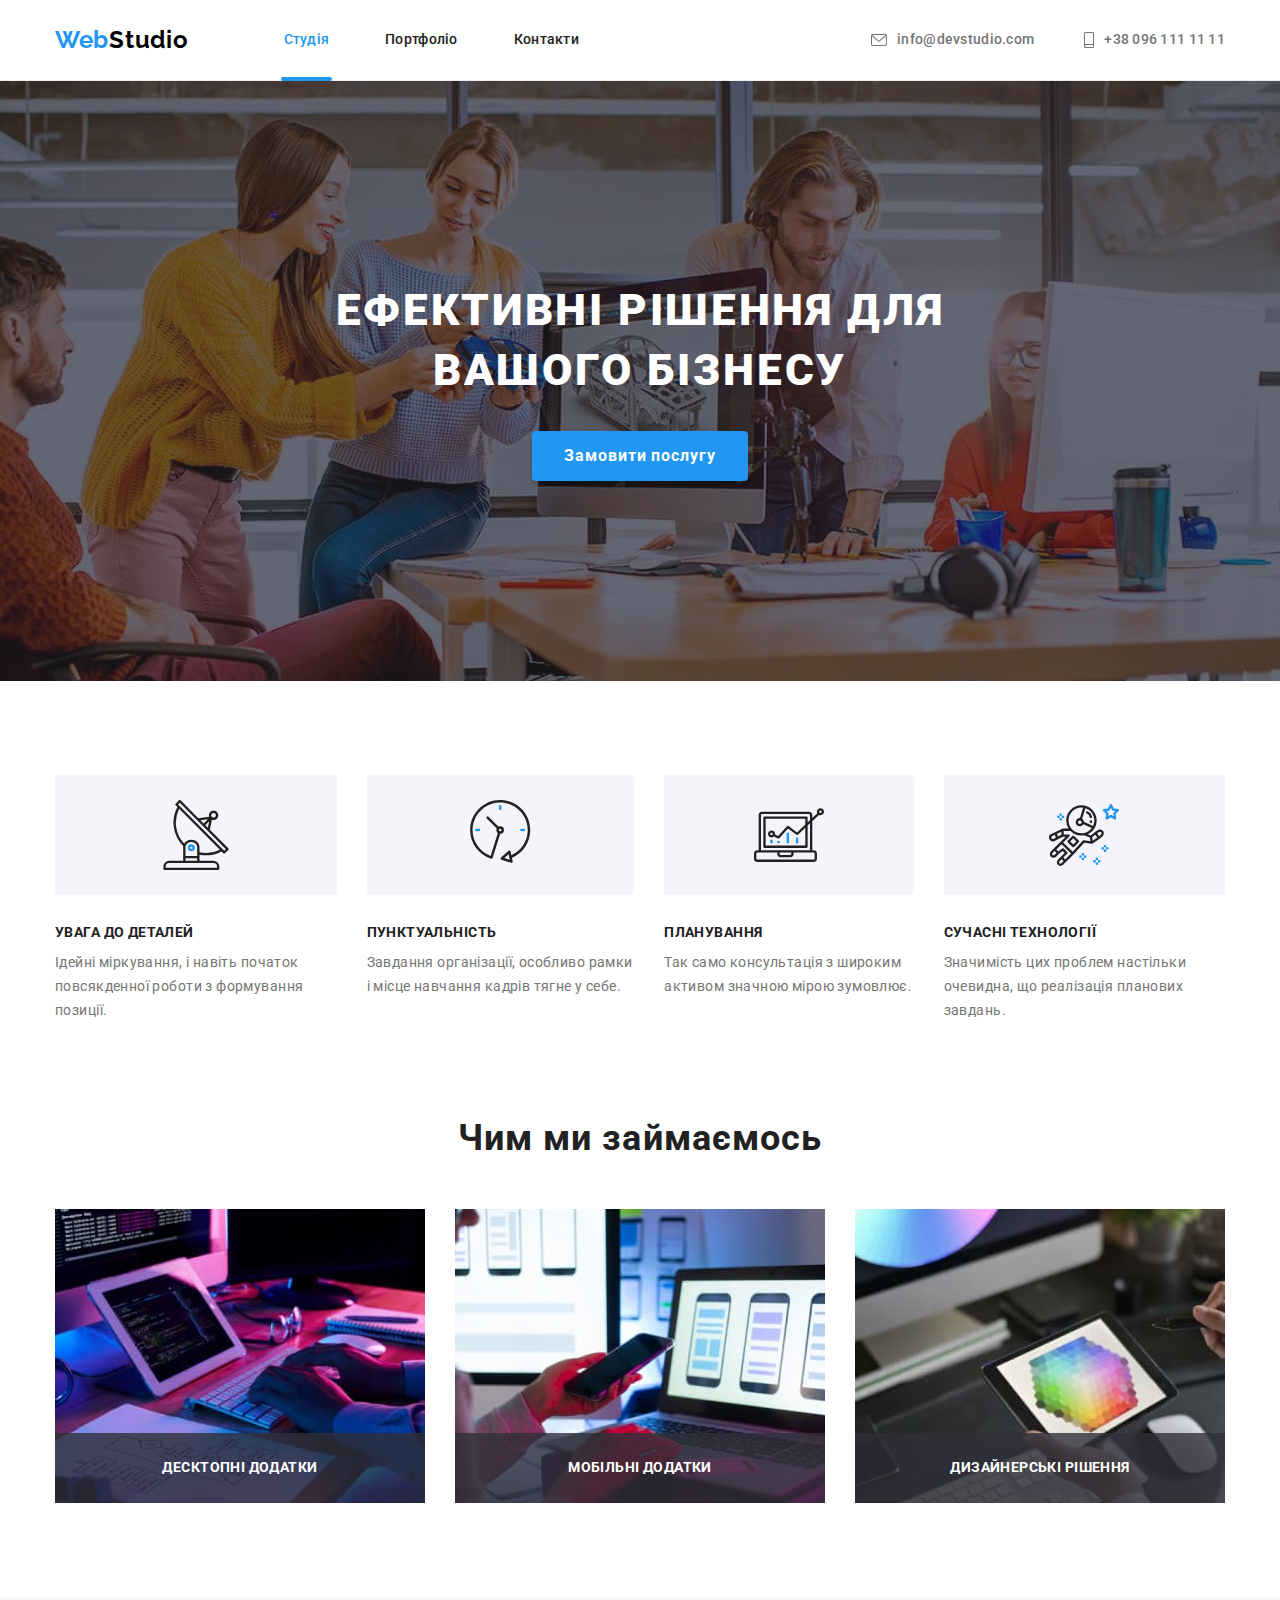
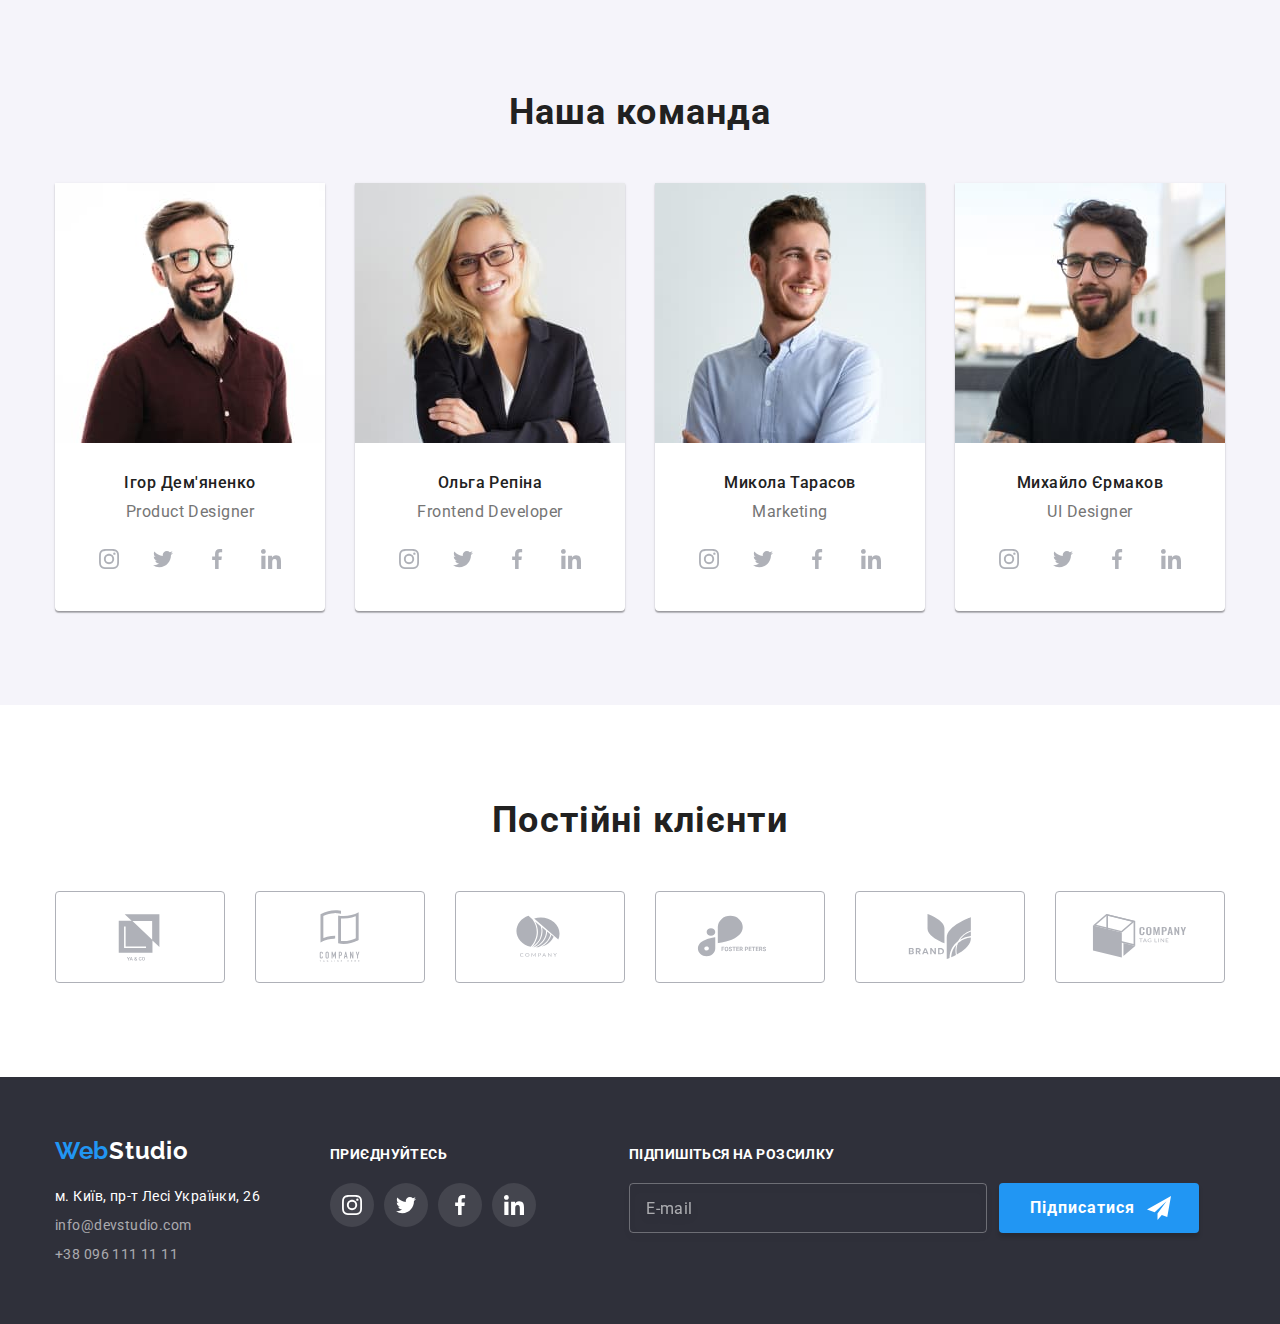
<file: index.html>
<!DOCTYPE html>
<html lang="uk">
<head>
    <meta charset="UTF-8">
    <meta http-equiv="X-UA-Compatible" content="IE=edge">
    <meta name="viewport" content="width=device-width, initial-scale=1.0">
    <title lang="en">Web Studio</title>
    <link rel="preconnect" href="https://fonts.googleapis.com">
    <link rel="preconnect" href="https://fonts.gstatic.com" crossorigin>
    <link href="https://fonts.googleapis.com/css2?family=Raleway:wght@700&family=Roboto:wght@400;500;700;900&display=swap"
        rel="stylesheet">
    <link rel="stylesheet" href="https://cdn.jsdelivr.net/npm/modern-normalize@1.1.0/modern-normalize.min.css">
    <link rel="stylesheet" href="./css/main.min.css" />
</head>

<body>
    <header class="page-header">
        <div class="container page-header__container">
            <a class="logo logo__page-header link" href="./index.html">
                Web<span class="logo__part-dark">Studio</span>
            </a>
    
            <nav class="page-nav">
                <ul class="menu list">
                    <li class="menu__item"> <a class="link menu__link menu__link_current" href="./index.html">Студія</a></li>
                    <li class="menu__item"> <a class="link menu__link"
                            href="./portfolio.html">Портфоліо</a></li>
                    <li class="menu__item"> <a class="link menu__link" href="">Контакти</a></li>
                </ul>
            </nav>

            <button type="button" class="mobile-menu-open" data-menu-open>
                <svg class="mobile-menu-open__icon" width="40" height="40">
                    <use href="./images/icons.svg#burger-icon"></use>
                </svg>
            </button>
    
            <ul class="list contacts">
                <li class="contacts__item">
                    <a class="link contacts__link" href="mailto:info@devstudio.com">
                        <svg class="contacts__icon" width="16" height="12">
                            <use href="./images/icons.svg#icon-envelope"></use>
                        </svg>
                        info@devstudio.com
                    </a>
                </li>
                <li class="contacts__item">
                    <a class="link contacts__link" href="tel:+380961111111">
                        <svg class="contacts__icon" width="10" height="16">
                            <use href="./images/icons.svg#icon-smartphone"></use>
                        </svg>
                        +38 096 111 11 11
                    </a>
                </li>
            </ul>
        </div>

        <div class="mobile-menu" data-menu>
            <div class="container mobile-menu__container">
                <button type="button" class="mobile-menu__close-btn" data-menu-close>
                    <svg class="mobile-menu__close-icon" width="40" height="40">
                        <use href="./images/icons.svg#icon-close-modal">
                        </use>
                    </svg>
                </button>
                
                <nav>
                    <ul class="mobile-menu__list list">
                        <li class="mobile-menu__item"> <a class="link mobile-menu__link mobile-menu__link_current"
                                href="./index.html">Студія</a></li>
                        <li class="mobile-menu__item"> <a class="link mobile-menu__link" href="./portfolio.html">Портфоліо</a></li>
                        <li class="mobile-menu__item"> <a class="link mobile-menu__link" href="">Контакти</a></li>
                    </ul>
                </nav>
                
                <div class="mobile-menu__wrapper">
                    <ul class="list mobile-menu__contacts">
                        <li class="mobile-menu__contacts-item">
                            <a class="link mobile-menu__tel" href="tel:+380961111111">
                                +38 096 111 11 11
                            </a>
                        </li>
                        <li class="mobile-menu__contacts-item">
                            <a class="link mobile-menu__e-mail" href="mailto:info@devstudio.com">
                                info@devstudio.com
                            </a>
                        </li>
                    </ul>
                    
                    
                    <ul class="list mobile-menu__social-list">
                        <li class="mobile-menu__social-item"><a class="link mobile-menu__social-link" href="">Instagram</a></li>
                        <li class="mobile-menu__social-item"><a class="link mobile-menu__social-link" href="">Twitter</a></li>
                        <li class="mobile-menu__social-item"><a class="link mobile-menu__social-link" href="">Facebook</a></li>
                        <li class="mobile-menu__social-item"><a class="link mobile-menu__social-link" href="">LinkedIn</a></li>
                    </ul>
                </div>
            </div>
        </div>

    </header>

    <main>
    
    <section class="hero">
        <div class="container">
            <h1 class="hero__title">Ефективні рішення для вашого бізнесу</h1>
            <button class="btn" data-modal-open type="button">Замовити послугу</button>
        </div>         
    </section>
   
    <section class="section">
        <div class="container">
            <h2 class="section__title visually-hidden">Особливості</h2>
            <ul class="list features">
                <li class="features__item">
                    <div class="features__icon-box">
                        <svg width="70" height="70">
                            <use href="./images/icons.svg#icon-antenna"></use>
                        </svg>
                    </div>
                    <h3 class="features__title">Увага до деталей</h3>
                    <p class="features__description">Ідейні міркування, і навіть початок повсякденної роботи з формування позиції.</p>
                </li>

                <li class="features__item">
                    <div class="features__icon-box">
                        <svg width="70" height="70">
                            <use href="./images/icons.svg#icon-clock"></use>
                        </svg>
                    </div>                    
                    <h3 class="features__title">Пунктуальність</h3>
                    <p class="features__description">Завдання організації, особливо рамки і місце навчання кадрів тягне у себе.</p>
                </li>

                <li class="features__item">
                    <div class="features__icon-box">
                        <svg width="70" height="70">
                            <use href="./images/icons.svg#icon-diagram"></use>
                        </svg>
                    </div>                    
                    <h3 class="features__title">Планування</h3>
                    <p class="features__description">Так само консультація з широким активом значною мірою зумовлює.</p>
                </li>

                <li class="features__item">
                    <div class="features__icon-box">
                        <svg width="70" height="70">
                            <use href="./images/icons.svg#icon-astronaut"></use>
                        </svg>
                    </div>                    
                    <h3 class="features__title">Сучасні технології</h3>
                    <p class="features__description">Значимість цих проблем настільки очевидна, що реалізація планових завдань.</p>
                </li>
            </ul>
        </div>
        
    </section>

    <section class="section section_no-padding-top hidden_section">
        <div class="container">
            <h2 class="section__title">Чим ми займаємось</h2>
            <ul class="list offers">
                <li class="offers__item">
                    <img 
                        srcset="./images/index/offers/desktop-app-370@2x.jpg 2x"
                        src="./images/index/offers/desktop-app-370.jpg" 
                        alt="робота з даними на планшеті" width=370 height="294">
                    <p class="offers__desc">Десктопні додатки</p>
                </li>
                <li class="offers__item">
                    <img 
                        srcset="./images/index/offers/mobile-app-370@2x.jpg 2x"
                        src="./images/index/offers/mobile-app-370.jpg" 
                        alt="робота за ноутбуком та смартфоном" width=370 height="294">
                    <p class="offers__desc">Мобільні додатки</p>
                </li>
                <li class="offers__item">
                    <img 
                        srcset="./images/index/offers/design-solutions-370@2x.jpg 2x"
                        src="./images/index/offers/design-solutions-370.jpg" 
                        alt="вибір кольору на екані планшета" width=370 height="294">
                    <p class="offers__desc">Дизайнерські рішення</p>
                </li>
           </ul>
        </div>
    </section>

    <section class="section section_other-bg">
        <div class="container">
            <h2 class="section__title">Наша команда</h2>
            <ul class="list team-members">
                <li class="team-members__item">
                    <picture>
                        <source media="(min-width: 1200px)" srcset="./images/index/team/1-1200.jpg 1x, ./images/index/team/1-1200@2x.jpg 2x">
                        <source media="(min-width: 768px)" srcset="./images/index/team/1-768.jpg 1x, ./images/index/team/1-768@2x.jpg 2x">
                        <source media="(max-width: 767px)" srcset="./images/index/team/1-480.jpg 1x, ./images/index/team/1-480@2x.jpg 2x">

                        <img src="./images/index/team/1-480.jpg" alt="усміхнений чоловік в окулярах та в бордовій сорочці">
                    </picture>
                    
                    <div class="team-members__desc">
                        <h3 class="team-members__title">Ігор Дем'яненко</h3>
                        <p class="team-members__text" lang="en">Product Designer</p>
                        <ul class="social-list list">
                            <li class="social-list__item">
                                <a href="" class="social-list__link">
                                    <svg width="20" height="20">
                                        <use href="./images/icons.svg#icon-instagram"></use>
                                    </svg>
                                </a>
                            </li>
                            <li class="social-list__item">
                                <a href="" class="social-list__link">
                                    <svg width="20" height="20">
                                        <use href="./images/icons.svg#icon-twitter"></use>
                                    </svg>
                                </a>
                            </li>
                            <li class="social-list__item">
                                <a href="" class="social-list__link">
                                    <svg width="20" height="20">
                                        <use href="./images/icons.svg#icon-facebook"></use>
                                    </svg>
                                </a>
                            </li>
                            <li class="social-list__item">
                                <a href="" class="social-list__link">
                                    <svg width="20" height="20">
                                        <use href="./images/icons.svg#icon-linkedin"></use>
                                    </svg>
                                </a>
                            </li>
                        </ul>
                    </div>
                </li>
                <li class="team-members__item">
                    <picture>
                        <source media="(min-width: 1200px)" srcset="./images/index/team/2-1200.jpg 1x, ./images/index/team/2-1200@2x.jpg 2x">
                        <source media="(min-width: 768px)" srcset="./images/index/team/2-768.jpg 1x, ./images/index/team/2-768@2x.jpg 2x">
                        <source media="(max-width: 767px)" srcset="./images/index/team/2-480.jpg 1x, ./images/index/team/2-480@2x.jpg 2x">
                    
                        <img src="./images/index/team/2-480.jpg" alt="усміхнена жінка з білявим волоссям в окулярах, вбрана в діловому стилі">
                    </picture>
                    
                    <div class="team-members__desc">
                        <h3 class="team-members__title">Ольга Репіна</h3>
                        <p class="team-members__text" lang="en">Frontend Developer</p>
                        <ul class="social-list list">
                            <li class="social-list__item">
                                <a href="" class="social-list__link">
                                    <svg width="20" height="20">
                                        <use href="./images/icons.svg#icon-instagram"></use>
                                    </svg>
                                </a>
                            </li>
                            <li class="social-list__item">
                                <a href="" class="social-list__link">
                                    <svg width="20" height="20">
                                        <use href="./images/icons.svg#icon-twitter"></use>
                                    </svg>
                                </a>
                            </li>
                            <li class="social-list__item">
                                <a href="" class="social-list__link">
                                    <svg width="20" height="20">
                                        <use href="./images/icons.svg#icon-facebook"></use>
                                    </svg>
                                </a>
                            </li>
                            <li class="social-list__item">
                                <a href="" class="social-list__link">
                                    <svg width="20" height="20">
                                        <use href="./images/icons.svg#icon-linkedin"></use>
                                    </svg>
                                </a>
                            </li>
                        </ul>
                    </div>

                </li>
            
                <li class="team-members__item">
                    <picture>
                        <source media="(min-width: 1200px)" srcset="./images/index/team/3-1200.jpg 1x, ./images/index/team/3-1200@2x.jpg 2x">
                        <source media="(min-width: 768px)" srcset="./images/index/team/3-768.jpg 1x, ./images/index/team/3-768@2x.jpg 2x">
                        <source media="(max-width: 767px)" srcset="./images/index/team/3-480.jpg 1x, ./images/index/team/3-480@2x.jpg 2x">
                    
                        <img src="./images/index/team/3-480.jpg" alt="усміхнений чоловік в світлій сорочці" >
                    </picture>
                    <div class="team-members__desc">
                        <h3 class="team-members__title">Микола Тарасов</h3>
                        <p class="team-members__text" lang="en">Marketing</p>
                        <ul class="social-list list">
                            <li class="social-list__item">
                                <a href="" class="social-list__link">
                                    <svg width="20" height="20">
                                        <use href="./images/icons.svg#icon-instagram"></use>
                                    </svg>
                                </a>
                            </li>
                            <li class="social-list__item">
                                <a href="" class="social-list__link">
                                    <svg width="20" height="20">
                                        <use href="./images/icons.svg#icon-twitter"></use>
                                    </svg>
                                </a>
                            </li>
                            <li class="social-list__item">
                                <a href="" class="social-list__link">
                                    <svg width="20" height="20">
                                        <use href="./images/icons.svg#icon-facebook"></use>
                                    </svg>
                                </a>
                            </li>
                            <li class="social-list__item">
                                <a href="" class="social-list__link">
                                    <svg width="20" height="20">
                                        <use href="./images/icons.svg#icon-linkedin"></use>
                                    </svg>
                                </a>
                            </li>
                        </ul>
                    </div>
                </li>
            
                <li class="team-members__item">
                    <picture>
                        <source media="(min-width: 1200px)"
                            srcset="./images/index/team/4-1200.jpg 1x, ./images/index/team/4-1200@2x.jpg 2x">
                        <source media="(min-width: 768px)" srcset="./images/index/team/4-768.jpg 1x, ./images/index/team/4-768@2x.jpg 2x">
                        <source media="(max-width: 767px)" srcset="./images/index/team/4-480.jpg 1x, ./images/index/team/4-480@2x.jpg 2x">
                    
                        <img src="./images/index/team/3-480.jpg" alt="усміхнений чоловік в окулярах та в чорній футболці">
                    </picture>
                    <div class="team-members__desc">
                        <h3 class="team-members__title">Михайло Єрмаков</h3>
                        <p class="team-members__text" lang="en">UI Designer</p>
                        <ul class="social-list list">
                            <li class="social-list__item">
                                <a href="" class="social-list__link">
                                    <svg width="20" height="20">
                                        <use href="./images/icons.svg#icon-instagram"></use>
                                    </svg>
                                </a>
                            </li>
                            <li class="social-list__item">
                                <a href="" class="social-list__link">
                                    <svg width="20" height="20">
                                        <use href="./images/icons.svg#icon-twitter"></use>
                                    </svg>
                                </a>
                            </li>
                            <li class="social-list__item">
                                <a href="" class="social-list__link">
                                    <svg width="20" height="20">
                                        <use href="./images/icons.svg#icon-facebook"></use>
                                    </svg>
                                </a>
                            </li>
                            <li class="social-list__item">
                                <a href="" class="social-list__link">
                                    <svg width="20" height="20">
                                        <use href="./images/icons.svg#icon-linkedin"></use>
                                    </svg>
                                </a>
                            </li>
                        </ul>
                    </div>
                </li>
            </ul>
        </div>
    </section>
    

    <section class="section">
        <div class="container">
            <h2 class="section__title">Постійні клієнти</h2>
            <ul class="list clients">
                <li class="clients__item">
                    <a href="" class="clients__link">
                        <svg width="106" height="60">
                            <use href="./images/icons.svg#icon-logo_cl1"></use>
                        </svg>
                    </a>
                </li>

                <li class="clients__item">
                    <a href="" class="clients__link">
                        <svg width="106" height="60">
                            <use href="./images/icons.svg#icon-logo_cl2"></use>
                        </svg>
                    </a>
                </li>

                <li class="clients__item">
                    <a href="" class="clients__link">
                        <svg width="106" height="60">
                            <use href="./images/icons.svg#icon-logo_cl3"></use>
                        </svg>
                    </a>
                </li>

                <li class="clients__item">
                    <a href="" class="clients__link">
                        <svg width="106" height="60">
                            <use href="./images/icons.svg#icon-logo_cl4"></use>
                        </svg>
                    </a>
                </li>

                <li class="clients__item">
                    <a href="" class="clients__link">
                        <svg width="106" height="60">
                            <use href="./images/icons.svg#icon-logo_cl5"></use>
                        </svg>
                    </a>
                </li>

                <li class="clients__item">
                    <a href="" class="clients__link">
                        <svg width="106" height="60">
                            <use href="./images/icons.svg#icon-logo_cl6"></use>
                        </svg>
                    </a>
                </li>
            </ul>
        </div>
    </section>
    </main>

    <footer class="footer">
        <div class="container container_flex">
            <div class="footer_text-align-wrapper">
                <a class="logo logo__footer link" href="./index.html">
                    Web<span class="logo__part-light">Studio</span>
                </a>
                
                <address class="address">
                    <ul class="list address__list">
                        <li class="address__item"><a class="link location" href="https://goo.gl/maps/fPZRtLzm8wP5tE1H6">м. Київ, пр-т Лесі Українки, 26</a></li>
                        <li class="address__item"><a class="link address__link" href="mailto:info@devstudio.com">info@devstudio.com</a></li>
                        <li class="address__item"><a class="link address__link" href="tel:+380961111111">+38 096 111 11 11</a></li>
                    </ul>
                </address>
            </div>
            
            <div class="join-us">
                <p class="join-us__text">Приєднуйтесь</p>
                <ul class="social-list list">
                    <li class="social-list__item">
                        <a href="" class="social-list__link social-list__link_other-bg">
                            <svg width="20" height="20">
                                <use href="./images/icons.svg#icon-instagram"></use>
                            </svg>
                        </a>
                    </li>
                    <li class="social-list__item">
                        <a href="" class="social-list__link social-list__link_other-bg">
                            <svg width="20" height="20">
                                <use href="./images/icons.svg#icon-twitter"></use>
                            </svg>
                        </a>
                    </li>
                    <li class="social-list__item">
                        <a href="" class="social-list__link social-list__link_other-bg">
                            <svg width="20" height="20">
                                <use href="./images/icons.svg#icon-facebook"></use>
                            </svg>
                        </a>
                    </li>
                    <li class="social-list__item">
                        <a href="" class="social-list__link social-list__link_other-bg">
                            <svg width="20" height="20">
                                <use href="./images/icons.svg#icon-linkedin"></use>
                            </svg>
                        </a>
                    </li>
                </ul>
            </div>

            <form class="subscribe-form">
                <p class="join-us__text">Підпишіться на розсилку</p>
                <div class="subscribe-form__wrapper">
                    <input type="email" name="user_email" class="subscribe-form__input" placeholder="E-mail" required>
                    <button type="submit" class="btn subscribe-form__submit">
                        Підписатися
                        <svg width="24" height="24">
                            <use href="./images/icons.svg#icon-send"></use>
                        </svg>
                    </button>
                </div> 
            </form>
        </div>
    </footer>

    <div class="backdrop is-hidden" data-modal>
        <div class="modal">
            <form class="modal-form">
                <p class="modal-form__header">Залиште свої дані, ми вам передзвонимо</p>

                <label class="modal-form__field">
                    <span class="modal-form__input-desc">Ім'я</span>
                    <span class="modal-form__input-wrapper">
                        <input 
                            type="text" 
                            name="user_name" 
                            class="modal-form__input" 
                            required 
                            pattern="[a-zA-Zа-яА-Я]+"
                            minlength="2">
                        <svg class="modal-form__icon" width="18" height="18">
                            <use href="./images/icons.svg#icon-person-black">
                            </use>
                        </svg>
                    </span>
                </label>

                <label class="modal-form__field">
                    <span class="modal-form__input-desc">Телефон</span>
                    <span class="modal-form__input-wrapper">
                        <input type="tel" name="user_phone" class="modal-form__input" required pattern="[0-9]{3}-[0-9]{3}-[0-9]{2}-[0-9]{2}"
                            title="xxx-xxx-xx-xx">
                        <svg class="modal-form__icon" width="18" height="18">
                            <use href="./images/icons.svg#icon-phone-black">
                            </use>
                        </svg>
                    </span>
                </label>

                <label class="modal-form__field">
                    <span class="modal-form__input-desc">Пошта</span>
                    <span class="modal-form__input-wrapper">
                        <input type="email" name="user_email" class="modal-form__input" />
                        <svg class="modal-form__icon" width="18" height="18">
                            <use href="./images/icons.svg#icon-email-black">
                            </use>
                        </svg>
                    </span>
                </label>

                <label class="modal-form__field message">
                    <span class="modal-form__input-desc">Коментар</span>
                    <textarea 
                        name="user_message" 
                        class="modal-form__message" 
                        placeholder="Введіть текст"
                    ></textarea>
                </label>

                <input 
                    id="user-policy" 
                    type="checkbox" 
                    name="user_policy" 
                    class="modal-form__check visually-hidden">
                <label for="user-policy" class="modal-form__check-desc">
                    <span class="modal-form__fake-checkbox">
                        <svg class="modal-form__fake-checkbox-icon" width="16" height="15">
                            <use href="./images/icons.svg#icon-check"></use>
                        </svg>
                    </span>
                    <span>
                        Погоджуюся з розсилкою та приймаю <a href="" class="modal-form__terms-link link"> Умови договору</a>
                    </span>
                </label>

                <button type="submit" class="btn modal-form__submit">Відправити</button>

                <button type="button" class="modal-close-btn" data-modal-close>
                    <svg class="modal-close-btn__icon" width="18" height="18">
                        <use href="./images/icons.svg#icon-close-modal">
                        </use>
                    </svg>
                </button>
            </form>
        </div>
    </div>

    <script src="./js/mobile-menu.js"></script>
    <script src="./js/modal.js"></script>

</body>
</html>
</file>
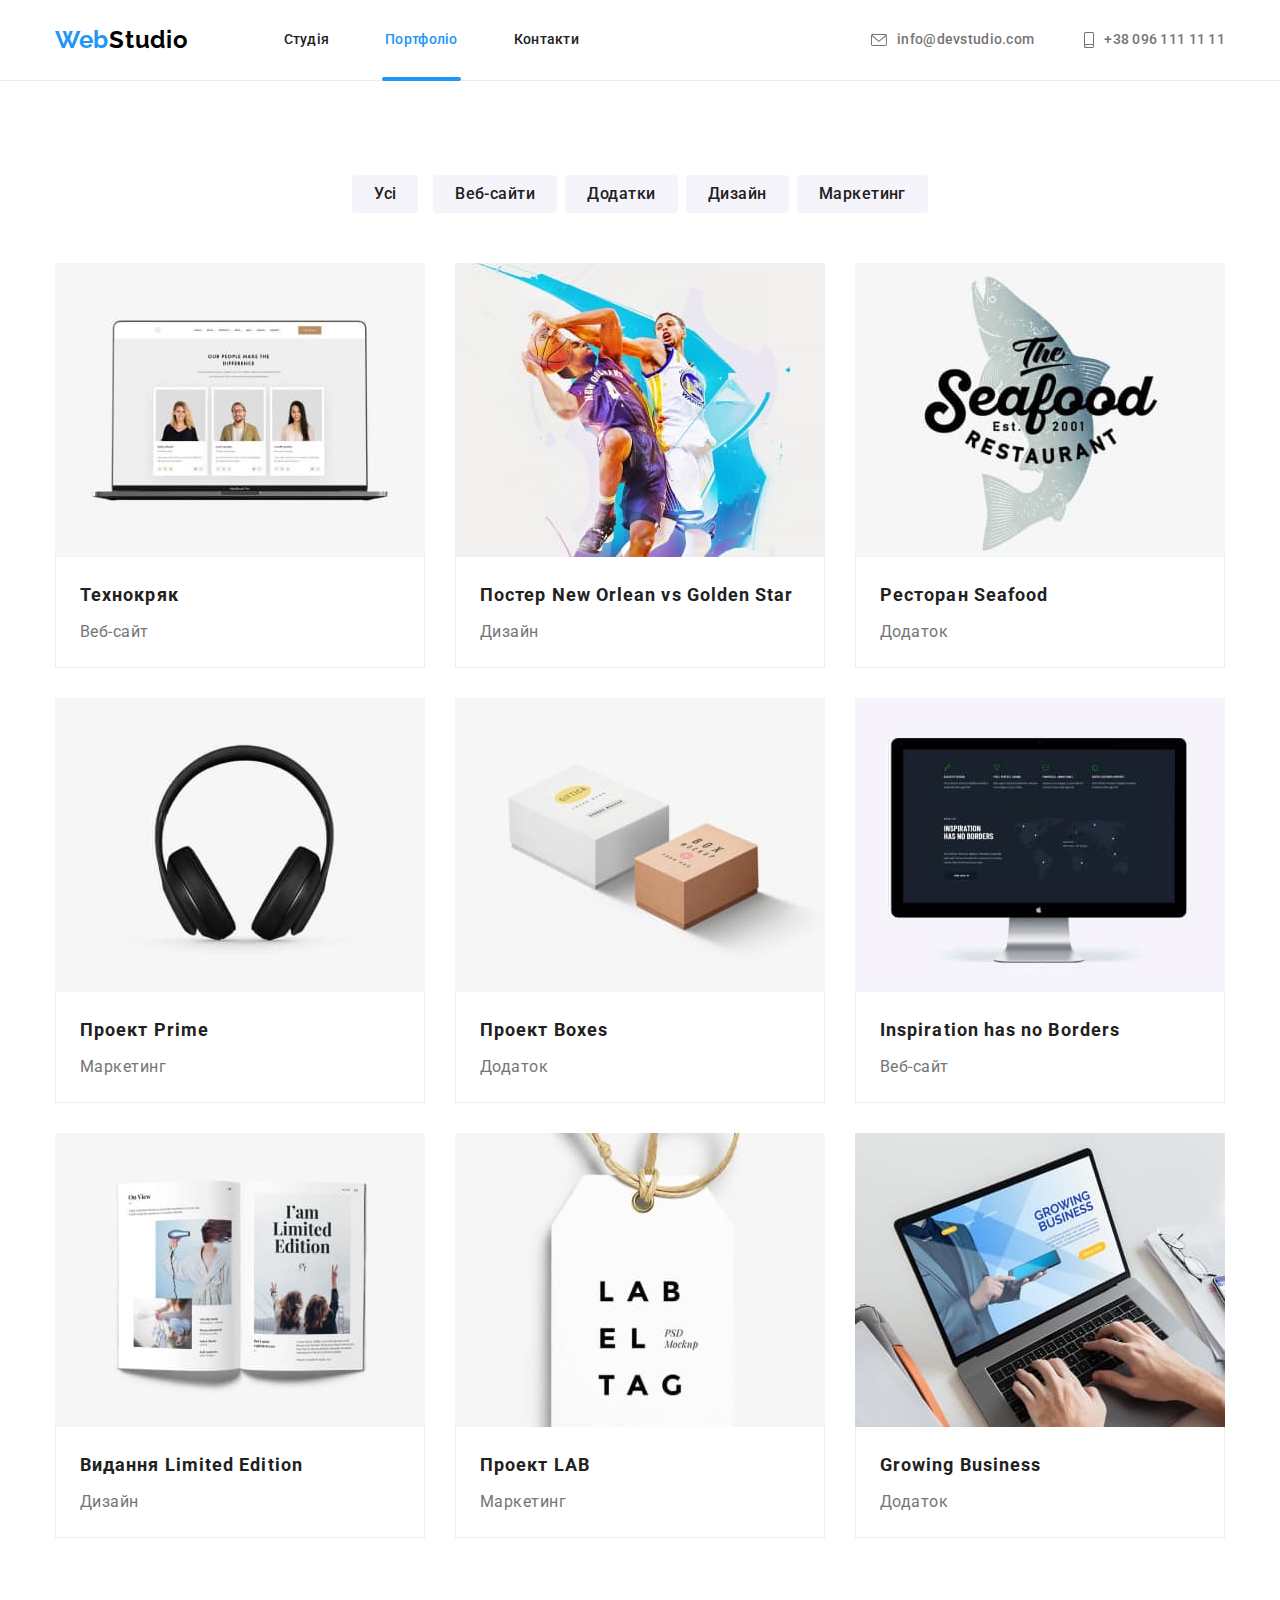
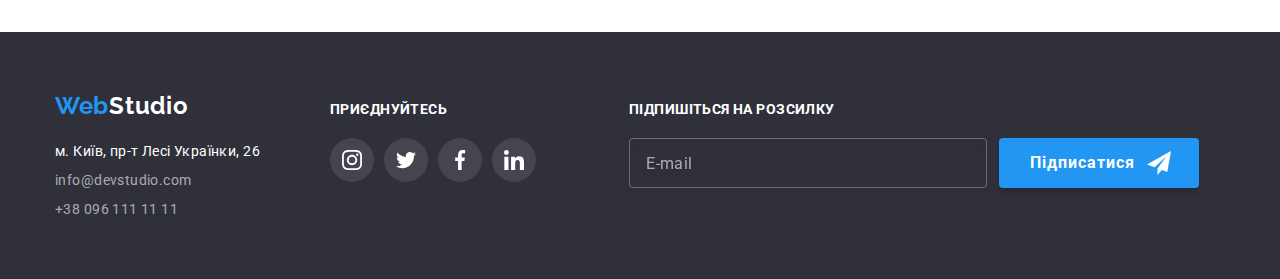
<file: portfolio.html>
<!DOCTYPE html>
<html lang="uk">

<head>
    <meta charset="UTF-8">
    <meta http-equiv="X-UA-Compatible" content="IE=edge">
    <meta name="viewport" content="width=device-width, initial-scale=1.0">
    <title lang="en">Portfolio</title>
    <link rel="preconnect" href="https://fonts.googleapis.com">
    <link rel="preconnect" href="https://fonts.gstatic.com" crossorigin>
    <link href="https://fonts.googleapis.com/css2?family=Raleway:wght@700&family=Roboto:wght@400;500;700;900&display=swap"
        rel="stylesheet">
    <link rel="stylesheet" href="https://cdn.jsdelivr.net/npm/modern-normalize@1.1.0/modern-normalize.min.css">
    <link rel="stylesheet" href="./css/main.min.css" /> 
</head>

<body>
<header class="page-header">
        <div class="container page-header__container">
            <a class="logo logo__page-header link" href="./index.html">
                Web<span class="logo__part-dark">Studio</span>
            </a>
    
            <nav class="page-nav">
                <ul class="menu list">
                    <li class="menu__item"> <a class="link menu__link" href="./index.html">Студія</a></li>
                    <li class="menu__item"> <a class="link menu__link menu__link_current"
                            href="./portfolio.html">Портфоліо</a></li>
                    <li class="menu__item"> <a class="link menu__link" href="">Контакти</a></li>
                </ul>
            </nav>

            <button type="button" class="mobile-menu-open" data-menu-open>
                <svg class="mobile-menu-open__icon" width="40" height="40">
                    <use href="./images/icons.svg#burger-icon"></use>
                </svg>
            </button>
    
            <ul class="list contacts">
                <li class="contacts__item">
                    <a class="link contacts__link" href="mailto:info@devstudio.com">
                        <svg class="contacts__icon" width="16" height="12">
                            <use href="./images/icons.svg#icon-envelope"></use>
                        </svg>
                        info@devstudio.com
                    </a>
                </li>
                <li class="contacts__item">
                    <a class="link contacts__link" href="tel:+380961111111">
                        <svg class="contacts__icon" width="10" height="16">
                            <use href="./images/icons.svg#icon-smartphone"></use>
                        </svg>
                        +38 096 111 11 11
                    </a>
                </li>
            </ul>
        </div>

        <div class="mobile-menu" data-menu>
            <div class="container mobile-menu__container">
                <button type="button" class="mobile-menu__close-btn" data-menu-close>
                    <svg class="mobile-menu__close-icon" width="40" height="40">
                        <use href="./images/icons.svg#icon-close-modal">
                        </use>
                    </svg>
                </button>
                
                <nav>
                    <ul class="mobile-menu__list list">
                        <li class="mobile-menu__item"> <a class="link mobile-menu__link"
                                href="./index.html">Студія</a></li>
                        <li class="mobile-menu__item"> <a class="link mobile-menu__link mobile-menu__link_current" href="./portfolio.html">Портфоліо</a></li>
                        <li class="mobile-menu__item"> <a class="link mobile-menu__link" href="">Контакти</a></li>
                    </ul>
                </nav>
                
                <div class="mobile-menu__wrapper">
                    <ul class="list mobile-menu__contacts">
                        <li class="mobile-menu__contacts-item">
                            <a class="link mobile-menu__tel" href="tel:+380961111111">
                                +38 096 111 11 11
                            </a>
                        </li>
                        <li class="mobile-menu__contacts-item">
                            <a class="link mobile-menu__e-mail" href="mailto:info@devstudio.com">
                                info@devstudio.com
                            </a>
                        </li>
                    </ul>
                    
                    
                    <ul class="list mobile-menu__social-list">
                        <li class="mobile-menu__social-item"><a class="link mobile-menu__social-link" href="">Instagram</a></li>
                        <li class="mobile-menu__social-item"><a class="link mobile-menu__social-link" href="">Twitter</a></li>
                        <li class="mobile-menu__social-item"><a class="link mobile-menu__social-link" href="">Facebook</a></li>
                        <li class="mobile-menu__social-item"><a class="link mobile-menu__social-link" href="">LinkedIn</a></li>
                    </ul>
                </div>
            </div>
        </div>

    </header>

    <main>
        <section class="section">
            <div class="container">
                <h1 class="section-title visually-hidden">Наші роботи</h1>
                
                <ul class="list filter-list">
                    <li class="filter-list__item"><button class="filter-list__btn" type="button">Усі</button></li>
                    <li class="filter-list__item"><button class="filter-list__btn" type="button">Веб-сайти</button></li>
                    <li class="filter-list__item"><button class="filter-list__btn" type="button">Додатки</button></li>
                    <li class="filter-list__item"><button class="filter-list__btn" type="button">Дизайн</button></li>
                    <li class="filter-list__item"><button class="filter-list__btn" type="button">Маркетинг</button></li>
                </ul>
                
                <ul class="examples list">
                    <li class="examples__item">
                        <a href="" class="link exemples__link">
                            <div class="examples__img-wrapper">
                                <picture>
                                    <source media="(min-width: 1200px)"
                                        srcset="./images/portfolio/technokryak/technokryak-370.jpg 1x, ./images/portfolio/technokryak/technokryak-370@2x.jpg 2x">
                                    <source media="(min-width: 768px)"
                                        srcset="./images/portfolio/technokryak/technokryak-354.jpg 1x, ./images/portfolio/technokryak/technokryak-354@2x.jpg 2x">
                                    <source media="(max-width: 767px)"
                                        srcset="./images/portfolio/technokryak/technokryak-450.jpg 1x, ./images/portfolio/technokryak/technokryak-450@2x.jpg 2x">
                                
                                    <img src="./images/portfolio/technokryak/technokryak-450.jpg"
                                        alt="головна сторінка веб-сайту з ключовими особами компанії">
                                </picture>
                                <p class="examples__overlay">Ресурс пропонує комплексні пропозиції з різним рівнем функціоналу та сервісів. Все це дозволить відвідувачу отримати
                                    вичерпні відомості про компанію чи приватну особу.</p>
                            </div>
                            <div class="examples__project-wrapper">
                                <h2 class="examples__project-name">Технокряк</h2>
                                <p class="examples__project-type">Веб-сайт</p>                            
                            </div> 
                        </a>
                    </li>
                    
                    <li class="examples__item">
                        <a href="" class="link exemples__link">
                            <div class="examples__img-wrapper">
                                <picture>
                                    <source media="(min-width: 1200px)"
                                        srcset="./images/portfolio/poster-new-orlean/poster-new-orlean-370.jpg 1x, ./images/portfolio/poster-new-orlean/poster-new-orlean-370@2x.jpg 2x">
                                    <source media="(min-width: 768px)"
                                        srcset="./images/portfolio/poster-new-orlean/poster-new-orlean-354.jpg 1x, ./images/portfolio/poster-new-orlean/poster-new-orlean-354@2x.jpg 2x">
                                    <source media="(max-width: 767px)"
                                        srcset="./images/portfolio/poster-new-orlean/poster-new-orlean-450.jpg 1x, ./images/portfolio/poster-new-orlean/poster-new-orlean-450@2x.jpg 2x">
                                
                                    <img src="./images/portfolio/poster-new-orlean/poster-new-orlean-450.jpg"
                                        alt="постер до матчу НБА між Н'ю Орлеан та голден стар">
                                </picture>
                                <p class="examples__overlay">Ресурс пропонує комплексні пропозиції з різним рівнем функціоналу та сервісів. Все це дозволить
                                    відвідувачу отримати
                                    вичерпні відомості про компанію чи приватну особу.</p>
                            </div>
                            <div class="examples__project-wrapper">
                                <h2 class="examples__project-name">Постер New Orlean vs Golden Star</h2>
                                <p class="examples__project-type">Дизайн</p>
                            </div>
                        </a>
                    </li>

                    <li class="examples__item">
                        <a href="" class="link exemples__link">
                            <div class="examples__img-wrapper">
                                <picture>
                                    <source media="(min-width: 1200px)"
                                        srcset="./images/portfolio/seafood/seafood-370.jpg 1x, ./images/portfolio/seafood/seafood-370@2x.jpg 2x">
                                    <source media="(min-width: 768px)"
                                        srcset="./images/portfolio/seafood/seafood-354.jpg 1x, ./images/portfolio/seafood/seafood-354@2x.jpg 2x">
                                    <source media="(max-width: 767px)"
                                        srcset="./images/portfolio/seafood/seafood-450.jpg 1x, ./images/portfolio/seafood/seafood-450@2x.jpg 2x">
                                
                                    <img src="./images/portfolio/seafood/seafood-450.jpg"
                                        alt="логотип рибного ресторану">
                                </picture>
                                <p class="examples__overlay">Ресурс пропонує комплексні пропозиції з різним рівнем функціоналу та сервісів. Все це дозволить
                                    відвідувачу отримати
                                    вичерпні відомості про компанію чи приватну особу.</p>
                            </div>
                            <div class="examples__project-wrapper">
                                <h2 class="examples__project-name">Ресторан Seafood</h2>
                                <p class="examples__project-type">Додаток</p>
                            </div>
                        </a>
                    </li>

                    <li class="examples__item">
                        <a href="" class="link exemples__link">
                            <div class="examples__img-wrapper">
                                <picture>
                                    <source media="(min-width: 1200px)"
                                        srcset="./images/portfolio/prime/prime-370.jpg 1x, ./images/portfolio/prime/prime-370@2x.jpg 2x">
                                    <source media="(min-width: 768px)"
                                        srcset="./images/portfolio/prime/prime-354.jpg 1x, ./images/portfolio/prime/prime-354@2x.jpg 2x">
                                    <source media="(max-width: 767px)"
                                        srcset="./images/portfolio/prime/prime-450.jpg 1x, ./images/portfolio/prime/prime-450@2x.jpg 2x">
                                
                                    <img src="./images/portfolio/prime/prime-450.jpg" alt="навушники">
                                </picture>
                                <p class="examples__overlay">Ресурс пропонує комплексні пропозиції з різним рівнем функціоналу та сервісів. Все це дозволить
                                    відвідувачу отримати
                                    вичерпні відомості про компанію чи приватну особу.</p>
                            </div>                            
                            <div class="examples__project-wrapper">
                                <h2 class="examples__project-name">Проект Prime</h2>
                                <p class="examples__project-type">Маркетинг</p>
                            </div>
                        </a>
                    </li>

                    <li class="examples__item">
                        <a href="" class="link exemples__link">
                            <div class="examples__img-wrapper">
                                <picture>
                                    <source media="(min-width: 1200px)"
                                        srcset="./images/portfolio/boxes/boxes-370.jpg 1x, ./images/portfolio/boxes/boxes-370@2x.jpg 2x">
                                    <source media="(min-width: 768px)"
                                        srcset="./images/portfolio/boxes/boxes-354.jpg 1x, ./images/portfolio/boxes/boxes-354@2x.jpg 2x">
                                    <source media="(max-width: 767px)"
                                        srcset="./images/portfolio/boxes/boxes-450.jpg 1x, ./images/portfolio/boxes/boxes-450@2x.jpg 2x">

                                    <img src="./images/portfolio/boxes/boxes-450.jpg" alt="коробочки на світлому фоні">
                                </picture>
                                <p class="examples__overlay">Ресурс пропонує комплексні пропозиції з різним рівнем функціоналу та сервісів. Все це дозволить
                                    відвідувачу отримати
                                    вичерпні відомості про компанію чи приватну особу.</p>
                            </div>               
                            <div class="examples__project-wrapper">
                                <h2 class="examples__project-name">Проект Boxes</h2>
                                <p class="examples__project-type">Додаток</p>
                            </div>
                        </a>
                    </li>

                    <li class="examples__item">
                        <a href="" class="link exemples__link">
                            <div class="examples__img-wrapper">
                                <picture>
                                    <source media="(min-width: 1200px)" srcset="./images/portfolio/inspiration/inspiration-370.jpg 1x, ./images/portfolio/inspiration/inspiration-370@2x.jpg 2x">
                                    <source media="(min-width: 768px)" srcset="./images/portfolio/inspiration/inspiration-354.jpg 1x, ./images/portfolio/inspiration/inspiration-354@2x.jpg 2x">
                                    <source media="(max-width: 767px)" srcset="./images/portfolio/inspiration/inspiration-450.jpg 1x, ./images/portfolio/inspiration/inspiration-450@2x.jpg 2x">
                                
                                    <img src="./images/portfolio/inspiration/inspiration-450.jpg" alt="головна сторінка сайту в темних тонах з мапою світу">
                                </picture>
                                <p class="examples__overlay">Ресурс пропонує комплексні пропозиції з різним рівнем функціоналу та сервісів. Все це дозволить
                                    відвідувачу отримати
                                    вичерпні відомості про компанію чи приватну особу.</p>
                            </div>
                            <div class="examples__project-wrapper">
                                <h2 class="examples__project-name">Inspiration has no Borders</h2>
                                <p class="examples__project-type">Веб-сайт</p>
                            </div>
                        </a>
                    </li>

                    <li class="examples__item">
                        <a href="" class="link exemples__link">
                            <div class="examples__img-wrapper">
                                <picture>
                                    <source media="(min-width: 1200px)"
                                        srcset="./images/portfolio/limited-edition/limited-edition-370.jpg 1x, ./images/portfolio/limited-edition/limited-edition-370@2x.jpg 2x">
                                    <source media="(min-width: 768px)"
                                        srcset="./images/portfolio/limited-edition/limited-edition-354.jpg 1x, ./images/portfolio/limited-edition/limited-edition-354@2x.jpg 2x">
                                    <source media="(max-width: 767px)"
                                        srcset="./images/portfolio/limited-edition/limited-edition-450.jpg 1x, ./images/portfolio/limited-edition/limited-edition-450@2x.jpg 2x">
                                
                                    <img src="./images/portfolio/limited-edition/limited-edition-450.jpg" alt="розгортка журналу">
                                </picture>
                                <p class="examples__overlay">Ресурс пропонує комплексні пропозиції з різним рівнем функціоналу та сервісів. Все це дозволить
                                    відвідувачу отримати
                                    вичерпні відомості про компанію чи приватну особу.</p>
                            </div>
                            <div class="examples__project-wrapper">
                                <h2 class="examples__project-name">Видання Limited Edition</h2>
                                <p class="examples__project-type">Дизайн</p>
                            </div>
                        </a>
                    </li>

                    <li class="examples__item">
                        <a href="" class="link exemples__link">
                            <div class="examples__img-wrapper">
                                <picture>
                                    <source media="(min-width: 1200px)"
                                        srcset="./images/portfolio/lab/lab-370.jpg 1x, ./images/portfolio/lab/lab-370@2x.jpg 2x">
                                    <source media="(min-width: 768px)"
                                        srcset="./images/portfolio/lab/lab-354.jpg 1x, ./images/portfolio/lab/lab-354@2x.jpg 2x">
                                    <source media="(max-width: 767px)"
                                        srcset="./images/portfolio/lab/lab-450.jpg 1x, ./images/portfolio/lab/lab-450@2x.jpg 2x">
                                
                                    <img src="./images/portfolio/lab/lab-450.jpg" alt="бірка">
                                </picture>
                                <p class="examples__overlay">Ресурс пропонує комплексні пропозиції з різним рівнем функціоналу та сервісів. Все це дозволить
                                    відвідувачу отримати
                                    вичерпні відомості про компанію чи приватну особу.</p>
                            </div>
                            <div class="examples__project-wrapper">
                                <h2 class="examples__project-name">Проект LAB</h2>
                                <p class="examples__project-type">Маркетинг</p>
                            </div>
                        </a>                                                
                    </li>

                    <li class="examples__item">
                        <a href="" class="link exemples__link">
                            <div class="examples__img-wrapper">
                                <picture>
                                    <source media="(min-width: 1200px)"
                                        srcset="./images/portfolio/growing-business/growing-business-370.jpg 1x, ./images/portfolio/growing-business/growing-business-370@2x.jpg 2x">
                                    <source media="(min-width: 768px)"
                                        srcset="./images/portfolio/growing-business/growing-business-354.jpg 1x, ./images/portfolio/growing-business/growing-business-354@2x.jpg 2x">
                                    <source media="(max-width: 767px)"
                                        srcset="./images/portfolio/growing-business/growing-business-450.jpg 1x, ./images/portfolio/growing-business/growing-business-450@2x.jpg 2x">
                                
                                    <img src="./images/portfolio/growing-business/growing-business-450.jpg" alt="відкрита основна сторінка сайту на ноутбуці">
                                </picture>
                                <p class="examples__overlay">Ресурс пропонує комплексні пропозиції з різним рівнем функціоналу та сервісів. Все це дозволить
                                    відвідувачу отримати
                                    вичерпні відомості про компанію чи приватну особу.</p>
                            </div>
                            <div class="examples__project-wrapper">
                                <h2 class="examples__project-name">Growing Business</h2>
                                <p class="examples__project-type">Додаток</p>
                            </div>
                        </a>                          
                    </li>
                </ul>
            </div>
        </section>

    </main>

    <footer class="footer">
        <div class="container container_flex">
            <div class="footer_text-align-wrapper">
                <a class="logo logo__footer link" href="./index.html">
                    Web<span class="logo__part-light">Studio</span>
                </a>

                <address class="address">
                    <ul class="list address__list">
                        <li class="address__item"><a class="link location" href="https://goo.gl/maps/fPZRtLzm8wP5tE1H6">м.
                                Київ, пр-т Лесі Українки, 26</a></li>
                        <li class="address__item"><a class="link address__link"
                                href="mailto:info@devstudio.com">info@devstudio.com</a></li>
                        <li class="address__item"><a class="link address__link" href="tel:+380961111111">+38 096 111 11
                                11</a></li>
                    </ul>
                </address>
            </div>

            <div class="join-us">
                <p class="join-us__text">Приєднуйтесь</p>
                <ul class="social-list list">
                    <li class="social-list__item">
                        <a href="" class="social-list__link social-list__link_other-bg">
                            <svg width="20" height="20">
                                <use href="./images/icons.svg#icon-instagram"></use>
                            </svg>
                        </a>
                    </li>
                    <li class="social-list__item">
                        <a href="" class="social-list__link social-list__link_other-bg">
                            <svg width="20" height="20">
                                <use href="./images/icons.svg#icon-twitter"></use>
                            </svg>
                        </a>
                    </li>
                    <li class="social-list__item">
                        <a href="" class="social-list__link social-list__link_other-bg">
                            <svg width="20" height="20">
                                <use href="./images/icons.svg#icon-facebook"></use>
                            </svg>
                        </a>
                    </li>
                    <li class="social-list__item">
                        <a href="" class="social-list__link social-list__link_other-bg">
                            <svg width="20" height="20">
                                <use href="./images/icons.svg#icon-linkedin"></use>
                            </svg>
                        </a>
                    </li>
                </ul>
            </div>

            <form class="subscribe-form">
                <p class="join-us__text">Підпишіться на розсилку</p>
                <div class="subscribe-form__wrapper">
                    <input type="email" name="user_email" class="subscribe-form__input" placeholder="E-mail" required>
                    <button type="submit" class="btn subscribe-form__submit">
                        Підписатися
                        <svg width="24" height="24">
                            <use href="./images/icons.svg#icon-send"></use>
                        </svg>
                    </button>
                </div>
            </form>
        </div>
    </footer>

    
    <script src="./js/mobile-menu.js"></script>
    
</body>
</html>
</file>
<file: css/main.min.css>
:root{--main-font: "Roboto", sans-serif;--logo-font: "Raleway", sans-serif;--accent-color: #2196F3;--order-btn-hover-color: #188CE8;--main-text-color: #212121;--muted-text-color: #757575;--light-text-color: #FFFFFF;--dark-logo-text-color: #000000;--mute-logo-transparent-text: rgba(255, 255, 255, 0.6);--bg-primary-color: #FFFFFF;--bg-main-dark-color: #2F303A;--bg-team-section-color: #F5F4FA;--bg-card-color: #FFFFFF;--bg-filter-btn: #F5F4FA;--card-border-color: #EEEEEE;--header-border-color: #ECECEC;--input-border-color: rgba(33, 33, 33, 0.2);--icon-color: #AFB1B8;--transition-duration-and-func: 250ms cubic-bezier(0.4, 0, 0.2, 1)}.visually-hidden{position:absolute;width:1px;height:1px;margin:-1px;border:0;padding:0;white-space:nowrap;clip-path:inset(100%);clip:rect(0 0 0 0);overflow:hidden}h1,h2,h3,h4,p{margin-top:0;margin-bottom:0;margin-block-start:0;margin-block-end:0}ul,ol{margin-top:0;margin-bottom:0;padding-left:0}img{display:block;max-width:100%;height:auto}button{cursor:pointer}body{font-family:var(--main-font);background-color:var(--bg-primary-color)}.list{list-style:none}.link{text-decoration:none}.container{padding-right:15px;padding-left:15px}@media screen and (min-width: 480px){.container{width:480px;margin-right:auto;margin-left:auto}}@media screen and (min-width: 768px){.container{width:768px}}@media screen and (min-width: 1200px){.container{width:1200px}}.section{padding-top:60px;padding-bottom:60px}@media screen and (min-width: 1200px){.section{padding-top:94px;padding-bottom:94px}}.section__title{margin-bottom:50px;font-weight:700;font-size:36px;line-height:1.17;text-align:center;letter-spacing:.03em;color:var(--main-text-color)}.btn{margin-right:auto;margin-left:auto;padding-top:10px;padding-bottom:10px;font-family:inherit;font-weight:700;font-size:16px;padding-right:24px;padding-left:24px;line-height:1.88;letter-spacing:.06em;color:var(--light-text-color);background-color:var(--accent-color);border-radius:4px;border:none;box-shadow:0px 4px 4px rgba(0,0,0,.15);transition:background-color var(--transition-duration-and-func)}.btn:hover,.btn:focus{background-color:var(--order-btn-hover-color)}@media screen and (min-width: 1200px){.btn{padding-right:32px;padding-left:32px}}@media screen and (max-width: 767px){.mobile-menu{position:fixed;width:100%;height:100%;z-index:1000;top:0;left:0;background-color:var(--bg-primary-color);box-shadow:0 0 0 100vmax rgba(0,0,0,.5);opacity:0;visibility:hidden;pointer-events:none;transition:opacity var(--transition-duration-and-func),visibility var(--transition-duration-and-func)}.mobile-menu.is-open{opacity:1;visibility:visible;pointer-events:auto}.mobile-menu__container{display:flex;flex-direction:column;justify-content:space-between;height:100%;position:relative;padding:48px 40px 48px 40px}.mobile-menu__close-btn{position:absolute;top:10px;right:15px;background-color:rgba(0,0,0,0);border:none;padding:0;line-height:0;fill:var(--main-text-color)}.mobile-menu__socials{display:flex}.mobile-menu__link{color:var(--main-text-color);font-weight:500;font-size:40px;line-height:1.175;text-align:center;letter-spacing:.02em;transition:color var(--transition-duration-and-func)}.mobile-menu__link:focus{color:var(--accent-color)}.mobile-menu__link_current{color:var(--accent-color)}.mobile-menu__item:not(:last-child){margin-bottom:32px}.mobile-menu__tel{font-weight:500;font-size:34px;line-height:1.176;letter-spacing:.02em;color:var(--accent-color)}}@media screen and (max-width: 767px)and (max-width: 376px){.mobile-menu__tel{font-size:27px;line-height:1.1}}@media screen and (max-width: 767px){.mobile-menu__e-mail{font-weight:500;font-size:24px;line-height:1.17;letter-spacing:.02em;color:var(--muted-text-color)}}@media screen and (max-width: 767px){.mobile-menu__contacts-item:not(:last-child){margin-bottom:32px}}@media screen and (max-width: 767px){.mobile-menu__social-link{font-weight:500;font-size:18px;line-height:1.22px;letter-spacing:.02em;color:var(--accent-color)}}@media screen and (max-width: 767px){.mobile-menu__social-list{display:flex;flex-wrap:wrap;margin-top:64px}}@media screen and (max-width: 767px){.mobile-menu__social-item:not(:last-child)::after{content:"";width:22px;height:0px;border:1px solid var(--input-border-color);transform:rotate(90deg);margin-left:10px}}@media screen and (max-width: 767px){.mobile-menu__social-item::after{margin-right:10px}}@media screen and (min-width: 768px){.mobile-menu{display:none}}@media screen and (max-width: 442px){.mobile-menu__social-item::after{content:"";width:22px;height:0px;border:1px solid var(--input-border-color);transform:rotate(90deg);margin-left:10px}.mobile-menu__social-item:not(:nth-child(-2n+1)){margin-bottom:10px}}@media screen and (max-width: 767px){.page-nav{display:none}.contacts{display:none}}.page-header{margin-left:auto;margin-right:auto;padding-top:10px;padding-bottom:10px;border-bottom:1px solid var(--header-border-color)}.page-header__container{display:flex;align-items:center;justify-content:space-between}.mobile-menu-open{background-color:rgba(0,0,0,0);border:none;padding:0;line-height:0}@media screen and (min-width: 767px){.mobile-menu-open{display:none}}@media screen and (min-width: 768px){.page-header{padding-top:0px;padding-bottom:0px}.menu{display:flex}.menu__item{position:relative}.menu__item:not(:last-child){margin-right:50px}.menu__link{display:block;padding-top:32px;padding-bottom:32px;padding-right:3px;padding-left:3px;color:var(--main-text-color);font-weight:500;font-size:14px;line-height:1.14;letter-spacing:.02em;transition:color var(--transition-duration-and-func)}.menu__link:hover,.menu__link:focus{color:var(--accent-color)}.menu__link_current{color:var(--accent-color)}.menu__link_current::after{position:absolute;bottom:0;left:0;content:"";display:block;width:100%;height:4px;background:var(--accent-color);border-radius:2px;margin-bottom:-1px}}.logo{font-family:var(--logo-font);color:var(--accent-color);font-weight:700;font-size:24px;line-height:1.17;letter-spacing:.03em}@media screen and (min-width: 768px){.logo__page-header{margin-right:87px}}@media screen and (min-width: 1200px){.logo__page-header{margin-right:92px}}.logo__footer{display:block;margin-bottom:20px}.logo__part-light{color:var(--light-text-color)}.logo__part-dark{color:var(--dark-logo-text-color)}.contacts{margin-left:auto}.contacts__link{display:flex;align-items:center;font-weight:500;font-size:14px;line-height:1.14;letter-spacing:.02em;color:var(--muted-text-color);transition:color var(--transition-duration-and-func)}.contacts__link:hover,.contacts__link:focus{color:var(--accent-color)}.contacts__item:not(:last-child){margin-bottom:10px}.contacts__icon{margin-right:10px;fill:currentColor}@media screen and (min-width: 1200px){.contacts{display:flex}.contacts__item:not(:last-child){margin-right:50px;margin-bottom:0}.contacts__link{padding-top:32px;padding-bottom:32px}}.social-list{display:flex;justify-content:center;gap:10px}.social-list__item{display:block;width:44px;height:44px}.social-list__link{display:flex;justify-content:center;align-items:center;width:100%;height:100%;border-radius:50%;fill:var(--icon-color);transition:background-color var(--transition-duration-and-func),fill var(--transition-duration-and-func)}.social-list__link:hover,.social-list__link:focus{background-color:var(--accent-color);fill:var(--light-text-color)}.social-list__link_other-bg{background-color:rgba(255,255,255,.1);fill:var(--bg-card-color)}.container_flex{text-align:center}.footer{padding-top:60px;padding-bottom:60px;background-color:var(--bg-main-dark-color)}.footer_text-align-wrapper{margin-bottom:60px}.address{flex-grow:1}.address__list{font-style:normal}.address__item:not(:last-child){margin-bottom:8px}.address__link{display:block;height:21px;font-weight:400;font-size:14px;line-height:1.71;letter-spacing:.03em;color:var(--mute-logo-transparent-text);transition:color var(--transition-duration-and-func)}.address__link:hover,.address__link:focus{color:var(--accent-color)}.location{display:block;height:21px;font-weight:400;font-size:14px;line-height:1.71;letter-spacing:.03em;color:var(--light-text-color)}.join-us__text{margin-bottom:20px;font-weight:700;font-size:14px;line-height:1.14;letter-spacing:.03em;text-transform:uppercase;color:var(--light-text-color)}.subscribe-form__input{width:100%;height:50px;padding:15px 0 15px 16px;background-color:rgba(0,0,0,0);border:1px solid rgba(255,255,255,.3);filter:drop-shadow(0px 4px 4px rgba(0, 0, 0, 0.15));border-radius:4px;color:var(--light-text-color);transition:border-color var(--transition-duration-and-func)}.subscribe-form__input::placeholder{font-size:16px;line-height:1.25;letter-spacing:.03em;color:rgba(255,255,255,.6)}.subscribe-form__input:focus{outline:none;border-color:var(--accent-color)}.subscribe-form{margin-top:60px}.subscribe-form__submit{display:flex;align-items:center;padding-right:28px;padding-left:31px;margin-top:20px;gap:12px}.subscribe-form__submit:hover,.subscribe-form__submit:focus{background-color:var(--order-btn-hover-color)}@media screen and (min-width: 768px){.container_flex{display:flex;flex-wrap:wrap;justify-content:space-around;align-items:baseline}.subscribe-form__input{width:450px}.footer_text-align-wrapper{margin-bottom:0}}@media screen and (min-width: 1200px){.container_flex{justify-content:flex-start;align-items:baseline}.footer_text-align-wrapper{margin-right:70px}.join-us{margin-right:93px}.join-us__text{text-align:left}.subscribe-form{text-align:left;margin-top:0}.subscribe-form__input{width:358px}.subscribe-form__wrapper{display:flex;gap:12px}.subscribe-form__submit{margin-top:0}.footer_text-align-wrapper{text-align:left}}.hero{height:400px;margin-right:auto;margin-left:auto;text-align:center;padding-top:118px;padding-bottom:118px;background-color:var(--bg-main-dark-color);background-image:linear-gradient(rgba(47, 48, 58, 0.4), rgba(47, 48, 58, 0.4)),url(../images/index/hero/hero-480.jpg);background-repeat:no-repeat;background-position:center;background-size:cover}@media screen and (min-device-pixel-ratio: 2)and (max-width: 767px),screen and (min-resolution: 192dpi)and (max-width: 767px),screen and (min-resolution: 2dppx)and (max-width: 767px){.hero{background-image:linear-gradient(rgba(47, 48, 58, 0.4), rgba(47, 48, 58, 0.4)),url(../images/index/hero/hero-480@2x.jpg)}}@media screen and (min-width: 768px){.hero{background-image:linear-gradient(rgba(47, 48, 58, 0.4), rgba(47, 48, 58, 0.4)),url(../images/index/hero/hero-768.jpg)}}@media screen and (min-device-pixel-ratio: 2)and (min-width: 768px),screen and (min-resolution: 192dpi)and (min-width: 768px),screen and (min-resolution: 2dppx)and (min-width: 768px){.hero{background-image:linear-gradient(rgba(47, 48, 58, 0.4), rgba(47, 48, 58, 0.4)),url(../images/index/hero/hero-768@2x.jpg)}}@media screen and (min-width: 1200px){.hero{max-width:1600px;height:600px;padding-top:200px;padding-bottom:200px;background-image:linear-gradient(rgba(47, 48, 58, 0.4), rgba(47, 48, 58, 0.4)),url(../images/index/hero/hero-1600.jpg)}}@media screen and (min-device-pixel-ratio: 2)and (min-width: 1200px),screen and (min-resolution: 192dpi)and (min-width: 1200px),screen and (min-resolution: 2dppx)and (min-width: 1200px){.hero{background-image:linear-gradient(rgba(47, 48, 58, 0.4), rgba(47, 48, 58, 0.4)),url(../images/index/hero/hero-1600@2x.jpg)}}.hero__title{display:block;max-width:360px;margin-right:auto;margin-left:auto;margin-bottom:30px;font-weight:900;font-size:26px;line-height:1.62;text-align:center;letter-spacing:.06em;text-transform:uppercase;color:var(--light-text-color)}@media screen and (min-width: 1200px){.hero__title{max-width:none;width:696px;font-size:44px;line-height:1.36}}.features__title{margin-bottom:10px;text-align:center;font-weight:700;font-size:14px;line-height:1.14;letter-spacing:.03em;text-transform:uppercase;color:var(--main-text-color)}@media screen and (min-width: 768px){.features__title{text-align:left}}.features__icon-box{display:flex;justify-content:center;align-items:center;width:100%;height:120px;margin-bottom:30px;background-color:var(--bg-filter-btn);border-radius:4px}.features__description{font-size:14px;line-height:1.71;letter-spacing:.03em;color:var(--muted-text-color)}@media screen and (max-width: 767px){.features__item:not(:last-child){margin-bottom:30px}}@media screen and (min-width: 768px)and (max-width: 1199px){.features{display:flex;flex-wrap:wrap;gap:30px}.features__item{flex-basis:calc((100% - 30px)/2)}}@media screen and (min-width: 1200px){.features{display:flex}.features__item:not(:last-child){margin-right:30px}}@media screen and (max-width: 1199px){.hidden_section{display:none}}@media screen and (min-width: 1200px){.section_no-padding-top{padding-top:0}.offers{display:flex;flex-wrap:wrap;gap:30px}.offers__item{position:relative}.offers__desc{position:absolute;bottom:0;left:0;display:block;width:100%;padding:27px 0px;font-weight:700;font-size:14px;line-height:1.14;text-align:center;letter-spacing:.03em;text-transform:uppercase;color:var(--light-text-color);background-color:rgba(47,48,58,.8)}}.section_other-bg{background-color:var(--bg-team-section-color)}.team-members__item{background-color:var(--bg-card-color);border-radius:0px 0px 4px 4px;box-shadow:0px 1px 3px rgba(0,0,0,.12),0px 1px 1px rgba(0,0,0,.14),0px 2px 1px rgba(0,0,0,.2)}@media screen and (max-width: 767px){.team-members__item:not(:last-child){margin-bottom:30px}}.team-members__desc{padding-top:30px;padding-bottom:30px}.team-members__title{margin-bottom:10px;font-weight:500;font-size:16px;line-height:1.19;letter-spacing:.03em;text-align:center;color:var(--main-text-color)}.team-members__text{font-size:16px;line-height:1.19;letter-spacing:.03em;text-align:center;margin-bottom:16px;color:var(--muted-text-color)}@media screen and (min-width: 768px){.team-members{display:flex;flex-wrap:wrap;gap:30px}}.clients{display:flex;flex-wrap:wrap;justify-content:center;gap:30px}.clients__link{display:flex;justify-content:center;align-items:center;height:92px;border:1px solid var(--icon-color);border-radius:4px;fill:var(--icon-color);transition:border-color var(--transition-duration-and-func),fill var(--transition-duration-and-func)}.clients__link:hover,.clients__link:focus{fill:var(--accent-color);border-color:var(--accent-color)}.clients__item{flex-basis:calc((100% - 30px)/2)}@media screen and (min-width: 768px){.clients__item{flex-basis:calc((100% - 60px)/3)}}@media screen and (min-width: 1200px){.clients__item{flex-basis:calc((100% - 150px)/6)}}.backdrop{position:fixed;z-index:100;top:0;left:0;width:100%;height:100%;padding:10px 15px;background-color:rgba(0,0,0,.2);transition:opacity var(--transition-duration-and-func),visibility var(--transition-duration-and-func)}.is-hidden{opacity:0;visibility:hidden;pointer-events:none}.modal{position:absolute;top:50%;left:50%;transform:translate(-50%, -50%);width:100%;max-width:450px;height:609px;background:var(--bg-card-color);box-shadow:0px 1px 3px rgba(0,0,0,.12),0px 1px 1px rgba(0,0,0,.14),0px 2px 1px rgba(0,0,0,.2);border-radius:4px;padding:40px}.modal-close-btn{position:absolute;top:8px;right:8px;display:flex;justify-content:center;align-items:center;background-color:rgba(0,0,0,0);border:1px solid rgba(0,0,0,.1);padding:0;height:30px;width:30px;border-radius:50%;transition:border-color var(--transition-duration-and-func),fill var(--transition-duration-and-func)}.modal-close-btn:hover,.modal-close-btn:focus{border-color:var(--accent-color);fill:var(--accent-color)}.modal-form{display:flex;flex-direction:column}.modal-form__header{margin-bottom:12px;font-weight:700;font-size:20px;line-height:1.5;text-align:center;letter-spacing:.03em;color:var(--main-text-color)}.modal-form__field{width:100%;margin-bottom:10px}.modal-form__input{width:100%;height:40px;border:1px solid var(--input-border-color);border-radius:4px;padding-left:42px;font-size:14px;line-height:1.17;letter-spacing:.01em;transition:border-color var(--transition-duration-and-func)}.modal-form__input:focus{outline:none;border-color:var(--accent-color)}.modal-form__input-desc{display:block;margin-bottom:4px;font-size:12px;line-height:1.17;letter-spacing:.01em;color:var(--muted-text-color)}.modal-form__input-wrapper{position:relative;display:block}.modal-form__icon{position:absolute;top:50%;left:12px;transform:translate(0, -50%);transition:fill var(--transition-duration-and-func)}.modal-form__input:focus+.modal-form__icon{fill:var(--accent-color)}.modal-form__message{display:block;width:100%;height:120px;resize:none;padding:12px 16px;border:1px solid var(--input-border-color);border-radius:4px;font-size:12px;line-height:1.17;letter-spacing:.01em;transition:border-color var(--transition-duration-and-func)}.modal-form__message::placeholder{font-size:12px;line-height:1.17;letter-spacing:.01em;color:rgba(117,117,117,.5)}.modal-form__message:focus{outline:none;border-color:var(--accent-color)}.modal-form__check-desc{display:flex;justify-content:center;align-items:center;margin-bottom:30px;font-size:12px;line-height:1.17;letter-spacing:.03em;color:var(--muted-text-color)}.message{margin-bottom:20px}.modal-form__fake-checkbox{display:flex;align-items:center;justify-content:center;margin-right:7px;width:16px;height:15px;box-shadow:inset 0 0 0 2px var(--main-text-color);border-radius:2px;overflow:hidden;cursor:pointer;transition:box-shadow var(--transition-duration-and-func),outline var(--transition-duration-and-func)}.modal-form__check:checked+.modal-form__check-desc .modal-form__fake-checkbox{box-shadow:none}.modal-form__check:focus+.modal-form__check-desc .modal-form__fake-checkbox{outline:2px solid var(--accent-color)}.modal-form__check:focus:checked+.modal-form__check-desc .modal-form__fake-checkbox{outline:none}.modal-form__terms-link{text-decoration-line:underline;text-decoration-skip-ink:none;color:var(--accent-color)}.modal-form__fake-checkbox-icon{top:0;left:0;opacity:0;transition:opacity var(--transition-duration-and-func)}.modal-form__check:checked+.modal-form__check-desc .modal-form__fake-checkbox-icon{opacity:1;background-color:var(--accent-color)}.modal-form__submit{padding-right:52px;padding-left:52px}@media screen and (min-width: 1200px){.modal{max-width:none;width:528px;height:581px}.modal-form__check-desc{font-size:14px;line-height:1.71}}.filter-list{display:flex;flex-wrap:wrap;margin-bottom:40px}.filter-list__item:not(:last-child){margin-right:8px;margin-bottom:15px}@media screen and (min-width: 364px)and (max-width: 475px){.filter-list__item:nth-last-child(-n+2){margin-bottom:0}}.filter-list__item{min-width:73px}.filter-list__btn{padding-top:6px;padding-bottom:6px;padding-right:22px;padding-left:22px;font-family:inherit;font-weight:500;font-size:16px;line-height:1.63;letter-spacing:.03em;text-align:center;color:var(--main-text-color);background-color:var(--bg-filter-btn);border-radius:4px;border:0;transition:color var(--transition-duration-and-func),background-color var(--transition-duration-and-func),box-shadow var(--transition-duration-and-func)}.filter-list__btn:hover,.filter-list__btn:focus{color:var(--light-text-color);background-color:var(--accent-color);box-shadow:0px 3px 1px rgba(0,0,0,.1),0px 1px 2px rgba(0,0,0,.08),0px 2px 2px rgba(0,0,0,.12)}@media screen and (min-width: 768px){.filter-list{flex-wrap:nowrap;margin-bottom:30px;justify-content:center}.filter-list__item:not(:last-child){margin-bottom:0}}@media screen and (min-width: 1200px){.filter-list{margin-bottom:50px}}.examples__item:not(:last-child){margin-bottom:30px}.examples__img-wrapper{position:relative;overflow:hidden}.examples__overlay{position:absolute;bottom:0;left:0;width:100%;height:100%;overflow:auto;transform:translate(0, 100%);transition:transform var(--transition-duration-and-func);padding:62px 24px;background-color:rgba(33,150,243,.9);font-size:18px;line-height:1.56;letter-spacing:.03em;color:var(--light-text-color);padding:62px 24px}.exemples__link:hover .examples__overlay,.exemples__link:focus .examples__overlay{transform:translate(0, 0)}.examples__project-wrapper{padding-top:20px;padding-bottom:20px;padding-right:24px;padding-left:24px;border:1px solid var(--card-border-color);border-top:none}.examples__project-name{margin-bottom:4px;font-weight:700;font-size:18px;line-height:2;letter-spacing:.06em;color:var(--main-text-color)}.examples__project-type{font-size:16px;line-height:1.88;letter-spacing:.03em;color:var(--muted-text-color)}.exemples__link{display:block;box-shadow:none;transition:box-shadow var(--transition-duration-and-func)}.exemples__link:hover,.exemples__link:focus{box-shadow:0px 1px 1px rgba(0,0,0,.12),0px 4px 4px rgba(0,0,0,.06),1px 4px 6px rgba(0,0,0,.16)}@media screen and (min-width: 768px){.examples{display:flex;flex-wrap:wrap;gap:30px}.examples__project-wrapper{flex-grow:1}.examples__item{flex-basis:calc((100% - 30px)/2)}.exemples__link{display:flex;flex-direction:column;height:100%}.examples__item:not(:last-child){margin-bottom:0}}@media screen and (min-width: 1200px){.examples__item{flex-basis:calc((100% - 60px)/3)}}/*# sourceMappingURL=main.min.css.map */
</file>
